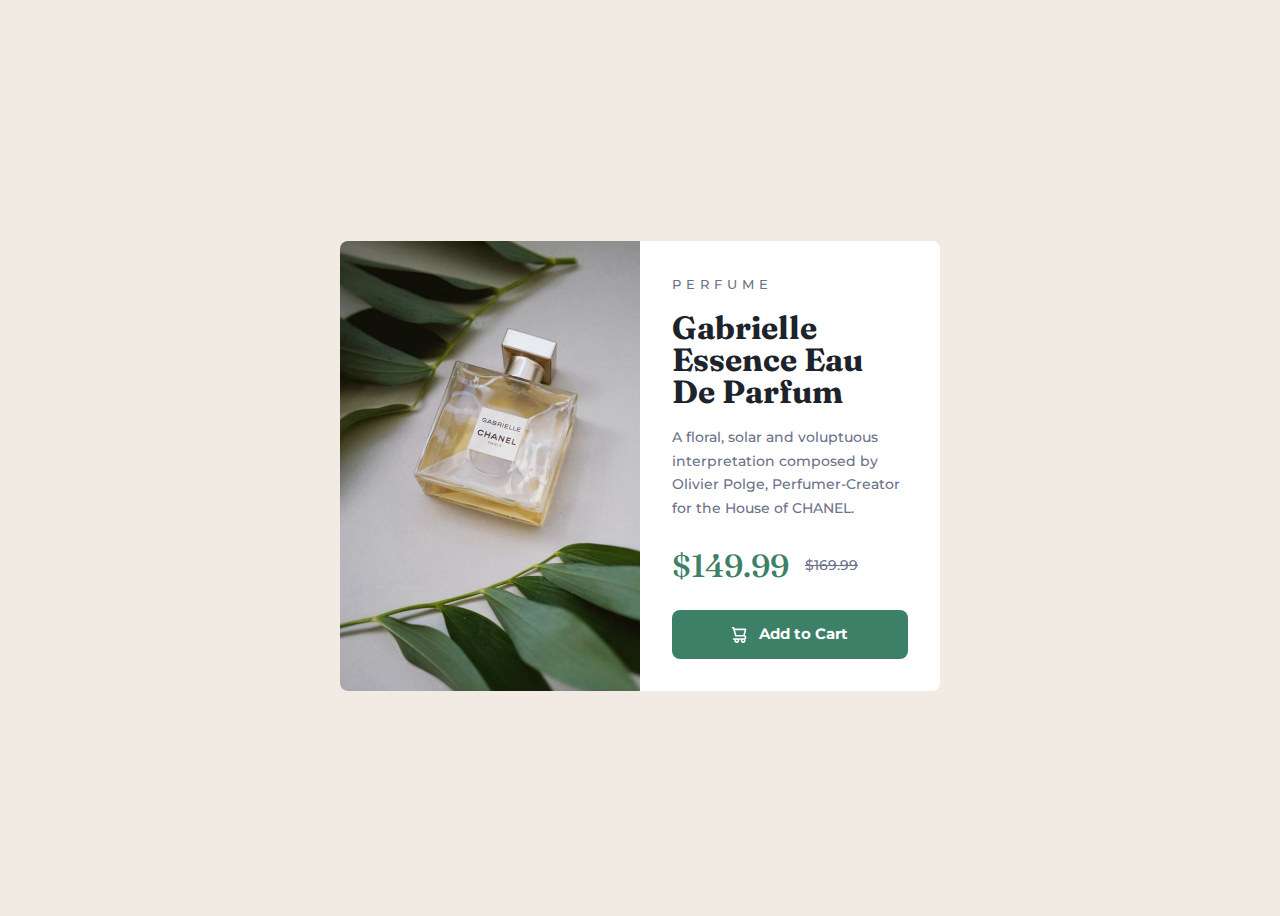
<file: 01-Product-Preview-Card/index.html>
<!DOCTYPE html>
<html lang="en">

<head>
  <meta charset="UTF-8">
  <meta name="viewport" content="width=device-width, initial-scale=1.0">
  <link rel="icon" type="image/png" sizes="32x32" href="./images/favicon-32x32.png">
  <title>Frontend Mentor | Product preview card component</title>
  <link rel="preconnect" href="https://fonts.googleapis.com">
  <link rel="preconnect" href="https://fonts.gstatic.com" crossorigin>
  <link href="https://fonts.googleapis.com/css2?family=Fraunces:opsz,wght@9..144,700&family=Montserrat:wght@500;600&display=swap"
  rel="stylesheet">
  <link rel="stylesheet" href="style.css">
</head>

<body>

  <main>
    <article class="product">
      <picture class="product__img">
        <source srcset="./Images/image-product-desktop.jpg" media="(min-width: 600px)">
        <img src="./Images/image-product-mobile.jpg"
          alt="Gabrielle Essense perfume bottle laying flat on a table with green leaves above and below it">
      </picture>

      <div class="product__content">
        <p class="product__category">Perfume</p>

        <h1 class="product__title">Gabrielle Essence Eau De Parfum</h1>

        <p>A floral, solar and voluptuous interpretation composed by Olivier Polge,
          Perfumer-Creator for the House of CHANEL.</p>

        <div class="flex-group">
          <p class="product__price">
            <span class="visually-hidden">Current price:</span>
            $149.99
          </p>
          <p class="product__original-price">
            <span class="visually-hidden">Original price:</span>
            <s>$169.99</s>
          </p>
        </div>

        <button class="button" data-icon="shopping-cart">Add to Cart</button>
      </div>

    </article>
  </main>
</body>

</html>
</file>
<file: 01-Product-Preview-Card/style.css>
:root {
  --clr-primary-400: hsl(158, 36%, 37%);
  --clr-primary-500: hsl(158, 36%, 20%);
  --clr-secondary-200: hsl(30, 38%, 92%);

  --clr-neutral-900: hsl(212, 21%, 14%);
  --clr-neutral-400: hsl(228, 12%, 48%);
  --clr-neutral-100: hsl(0, 0%, 100%);

  --ff-accent: "Fraunces", serif;
  --ff-base: "Montserrat", sans-serif;

  --fw-regular: 500;
  --fw-bold: 700;
}

*,
*::before,
*::after {
  box-sizing: border-box;
}

* {
  margin: 0;
}

html, body {
  height: 100%;
}

body {
  line-height: 1.7;
  -webkit-font-smoothing: antialiased;
}

img, picture, video, canvas, svg {
  display: block;
  max-width: 100%;
}

input, button, textarea, select {
  font: inherit;
}

p, h1, h2, h3, h4, h5, h6 {
  overflow-wrap: break-word;
}

h1,h2,h3 {
  line-height: 1;
}

/* general styling */

body {
  font-family: var(--ff-base);
  font-weight: var(--fw-regular);
  font-size: 0.875rem;
  color: var(--clr-neutral-400);
  background-color: var(--clr-secondary-200);
  display: grid;
  place-content: center;
  margin: 1rem;
}

.flex-group {
  display: flex;
  gap: 1rem;
  flex-wrap: wrap;
  align-items: center;
}

.visually-hidden:not(:focus):not(:active) {
  clip: rect(0 0 0 0);
  clip-path: inset(50%);
  height: 1px;
  overflow: hidden;
  position: absolute;
  white-space: nowrap;
  width: 1px;
}

/* button */
.button {
  cursor: pointer;
  text-decoration: none;
  display: inline-flex;
  gap: 0.75rem;
  justify-content: center;
  align-items: center;

  border: 0;
  border-radius: 0.5rem;
  padding: 0.75em 1.5em;
  background-color: var(--clr-primary-400);
  color: var(--clr-neutral-100);
  font-weight: var(--fw-bold);
  font-size: 0.925rem;
}

.button[data-icon="shopping-cart"]::before {
  content: "";
  background-image: url("./Images/icon-cart.svg");
  width: 15px;
  height: 16px;
}

.button:is(:hover, :focus) {
  background-color: var(--clr-primary-500);
}

/* product styles */
.product {
  --content-padding: 1.5rem;
  --content-spacing: 1rem;

  display: grid;
  background-color: var(--clr-neutral-100);
  border-radius: 0.5rem;
  overflow: hidden;
  max-width: 600px;
}

@media (min-width: 600px) {
  .product {
    --content-padding: 2rem;
    grid-template-columns: 1fr 1fr;
  }
}

.product__content {
  display: grid;
  gap: var(--content-spacing);
  padding: var(--content-padding);
}

.product__category {
  font-size: 0.8125rem;
  letter-spacing: 5px;
  text-transform: uppercase;
}

.product__title {
  font-size: 2rem;
  font-family: var(--ff-accent);
  color: var(--clr-neutral-900);
}

.product__price {
  font-size: 2rem;
  font-family: var(--ff-accent);
  color: var(--clr-primary-400);
}
</file>
